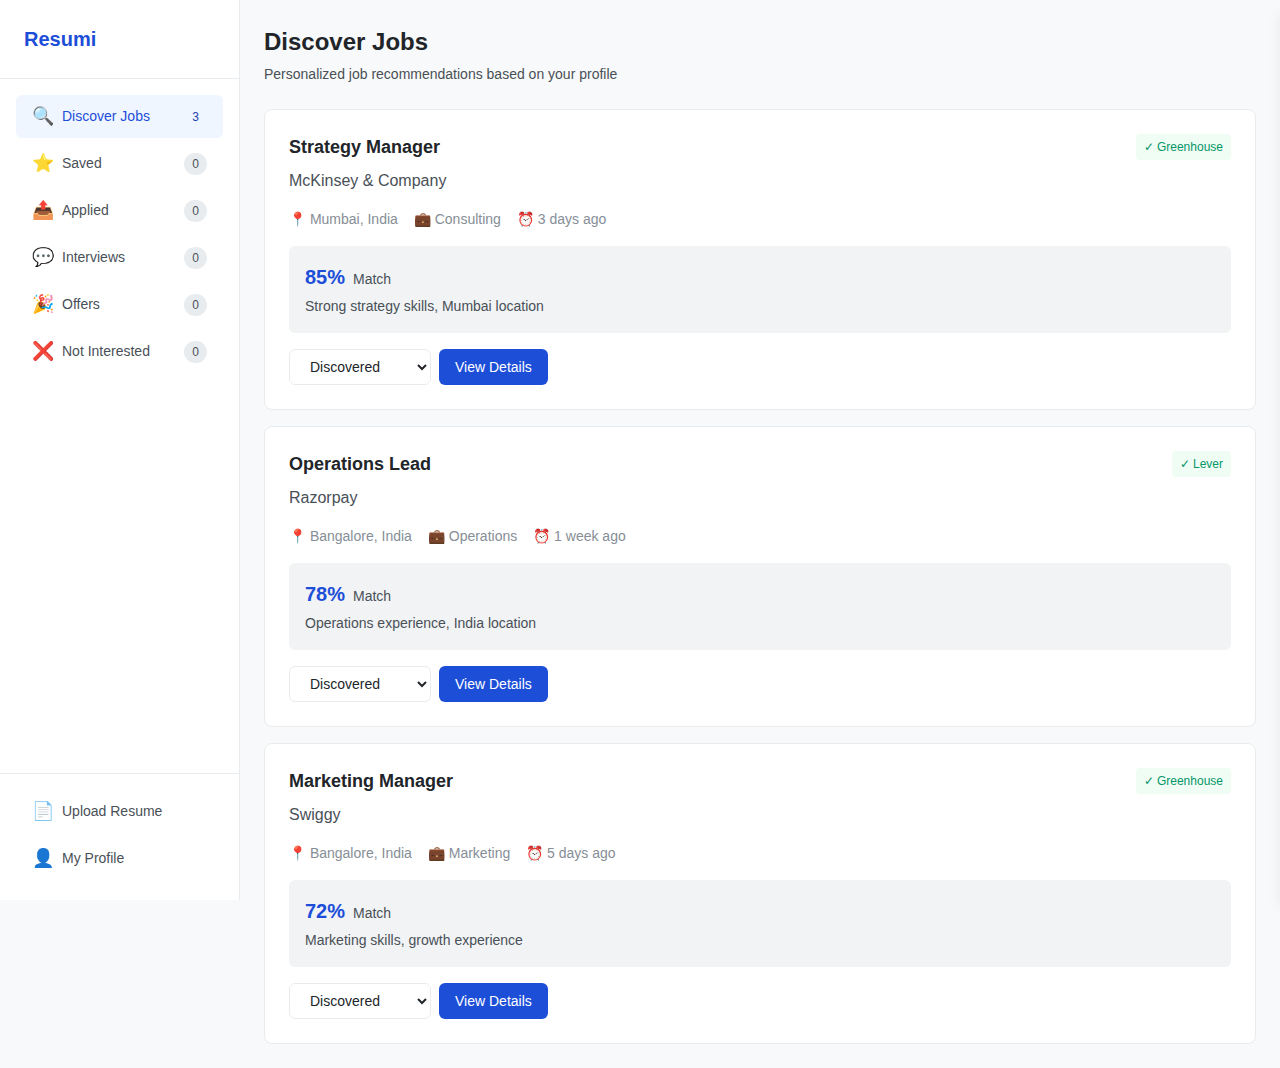
<file: frontend/dashboard/index.html>
<!DOCTYPE html>
<html lang="en">

<head>
    <meta charset="UTF-8">
    <meta name="viewport" content="width=device-width, initial-scale=1.0">
    <title>Resumi - Job Discovery Dashboard</title>
    <link rel="stylesheet" href="styles/dashboard.css">
</head>

<body>
    <div class="dashboard-container">
        <!-- Sidebar Navigation -->
        <nav class="sidebar">
            <div class="sidebar-logo">
                <h1>Resumi</h1>
            </div>

            <div class="sidebar-nav">
                <a href="#discover" class="nav-item active" data-view="discover">
                    <span class="icon">🔍</span>
                    <span class="label">Discover Jobs</span>
                    <span class="count" id="discover-count">0</span>
                </a>

                <a href="#saved" class="nav-item" data-view="saved">
                    <span class="icon">⭐</span>
                    <span class="label">Saved</span>
                    <span class="count" id="saved-count">0</span>
                </a>

                <a href="#applied" class="nav-item" data-view="applied">
                    <span class="icon">📤</span>
                    <span class="label">Applied</span>
                    <span class="count" id="applied-count">0</span>
                </a>

                <a href="#interviews" class="nav-item" data-view="interviewing">
                    <span class="icon">💬</span>
                    <span class="label">Interviews</span>
                    <span class="count" id="interviewing-count">0</span>
                </a>

                <a href="#offers" class="nav-item" data-view="offer">
                    <span class="icon">🎉</span>
                    <span class="label">Offers</span>
                    <span class="count" id="offer-count">0</span>
                </a>

                <a href="#rejected" class="nav-item" data-view="rejected">
                    <span class="icon">❌</span>
                    <span class="label">Not Interested</span>
                    <span class="count" id="rejected-count">0</span>
                </a>
            </div>

            <div class="sidebar-footer">
                <a href="/upload" class="nav-item">
                    <span class="icon">📄</span>
                    <span class="label">Upload Resume</span>
                </a>
                <a href="/upload" class="nav-item">
                    <span class="icon">👤</span>
                    <span class="label">My Profile</span>
                </a>
            </div>
        </nav>

        <!-- Main Content -->
        <main class="main-content">
            <div class="content-header">
                <h2 id="view-title">Discover Jobs</h2>
                <p id="view-subtitle">Personalized job recommendations based on your profile</p>
            </div>

            <div class="job-list" id="job-list">
                <!-- Job cards will be inserted here by JavaScript -->
            </div>
        </main>
    </div>

    <!-- Job Details Panel (Hidden by default) -->
    <div class="job-details-panel" id="job-details-panel">
        <div class="panel-header">
            <button class="close-btn" id="close-panel">✕</button>
            <h2 id="detail-title">Job Title</h2>
            <p class="job-company" id="detail-company">Company Name</p>
        </div>

        <div class="panel-content" id="panel-content">
            <!-- Details will be inserted by JavaScript -->
        </div>

        <div class="panel-footer">
            <button class="btn btn-secondary" id="save-job-btn">Save for Later</button>
            <button class="btn btn-primary" id="apply-job-btn">Apply Now</button>
        </div>
    </div>

    <script src="scripts/dashboard.js"></script>
    <script src="scripts/pipeline.js"></script>
</body>

</html>
</file>
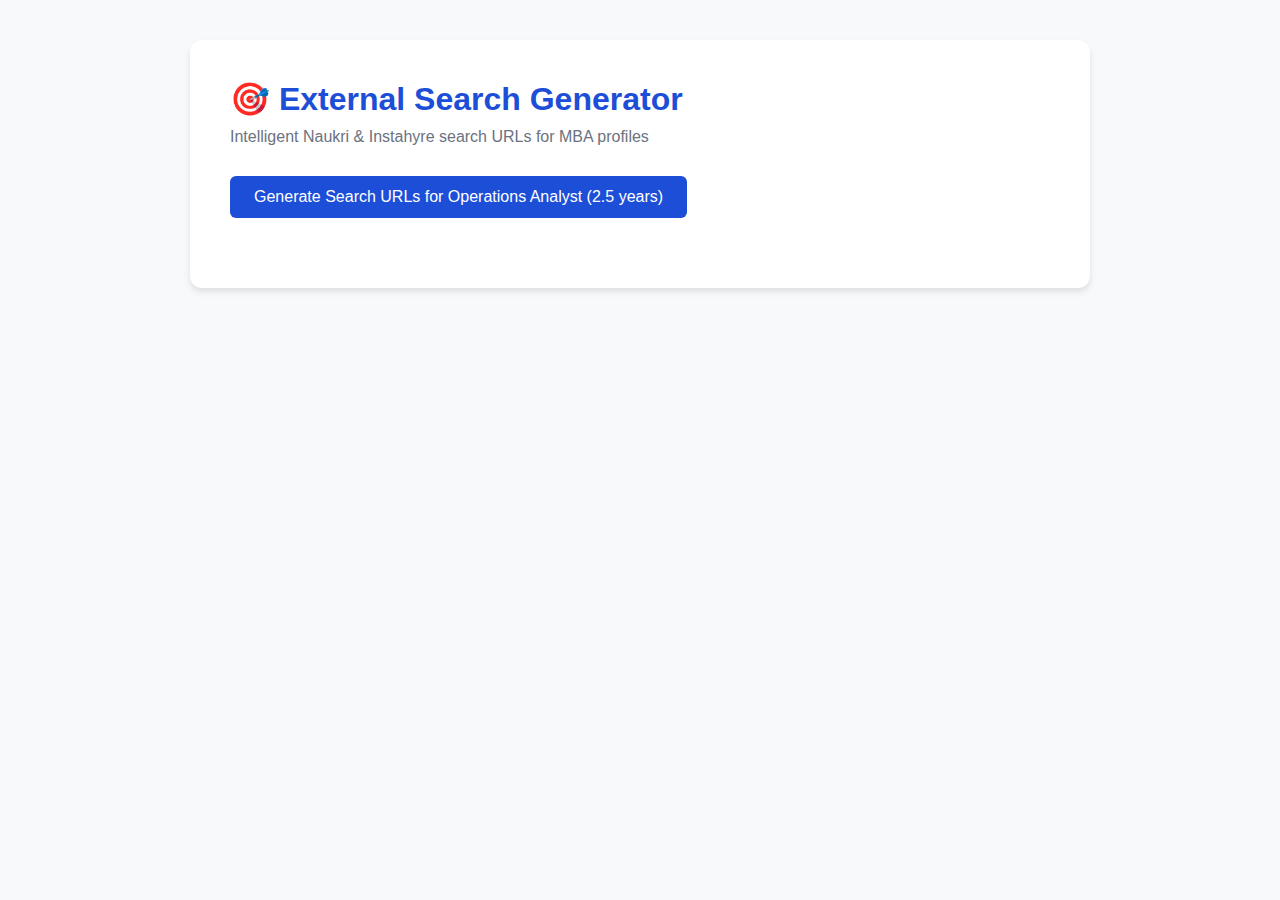
<file: frontend/external_search_demo.html>
<!DOCTYPE html>
<html lang="en">

<head>
    <meta charset="UTF-8">
    <meta name="viewport" content="width=device-width, initial-scale=1.0">
    <title>External Search Demo - Resumi</title>
    <style>
        * {
            margin: 0;
            padding: 0;
            box-sizing: border-box;
        }

        body {
            font-family: -apple-system, BlinkMacSystemFont, 'Segoe UI', Roboto, sans-serif;
            background: #f8f9fa;
            padding: 40px 20px;
        }

        .container {
            max-width: 900px;
            margin: 0 auto;
            background: white;
            padding: 40px;
            border-radius: 12px;
            box-shadow: 0 4px 6px rgba(0, 0, 0, 0.1);
        }

        h1 {
            color: #1d4ed8;
            margin-bottom: 10px;
        }

        .subtitle {
            color: #6b7280;
            margin-bottom: 30px;
        }

        .demo-btn {
            background: #1d4ed8;
            color: white;
            padding: 12px 24px;
            border: none;
            border-radius: 6px;
            font-size: 16px;
            cursor: pointer;
            margin-bottom: 30px;
        }

        .demo-btn:hover {
            background: #1e40af;
        }

        .results {
            display: none;
        }

        .results.show {
            display: block;
        }

        .platform-section {
            margin-bottom: 30px;
        }

        .platform-title {
            font-size: 20px;
            font-weight: 600;
            color: #111827;
            margin-bottom: 15px;
            padding-bottom: 10px;
            border-bottom: 2px solid #e5e7eb;
        }

        .search-card {
            background: #f9fafb;
            padding: 20px;
            border-radius: 8px;
            margin-bottom: 15px;
            border-left: 4px solid #1d4ed8;
        }

        .search-title {
            font-size: 16px;
            font-weight: 600;
            color: #111827;
            margin-bottom: 8px;
        }

        .search-meta {
            font-size: 14px;
            color: #6b7280;
            margin-bottom: 8px;
        }

        .search-reason {
            font-size: 14px;
            color: #374151;
            margin-bottom: 12px;
            font-style: italic;
        }

        .search-url {
            display: block;
            color: #1d4ed8;
            text-decoration: none;
            font-size: 13px;
            word-break: break-all;
            padding: 8px;
            background: white;
            border-radius: 4px;
        }

        .search-url:hover {
            text-decoration: underline;
        }

        .relevance {
            display: inline-block;
            background: #10b981;
            color: white;
            padding: 4px 12px;
            border-radius: 12px;
            font-size: 12px;
            font-weight: 600;
        }

        .loading {
            text-align: center;
            padding: 40px;
            color: #6b7280;
        }
    </style>
</head>

<body>
    <div class="container">
        <h1>🎯 External Search Generator</h1>
        <p class="subtitle">Intelligent Naukri & Instahyre search URLs for MBA profiles</p>

        <button class="demo-btn" onclick="generateSearches()">
            Generate Search URLs for Operations Analyst (2.5 years)
        </button>

        <div id="loading" class="loading" style="display: none;">
            Generating optimized search URLs...
        </div>

        <div id="results" class="results"></div>
    </div>

    <script>
        async function generateSearches() {
            const loading = document.getElementById('loading');
            const results = document.getElementById('results');

            loading.style.display = 'block';
            results.classList.remove('show');

            try {
                const response = await fetch('/api/external-searches', {
                    method: 'POST',
                    headers: {
                        'Content-Type': 'application/json'
                    },
                    body: JSON.stringify({
                        primary_roles: ["Operations Analyst"],
                        role_family: "Operations",
                        years_of_experience: 2.5,
                        top_skills: ["Excel", "PowerPoint", "Process Improvement"],
                        preferred_locations: ["Bangalore", "Mumbai"],
                        location_flexibility: "flexible",
                        experience_flexibility: true,
                        include_mba_tag: true
                    })
                });

                const data = await response.json();

                if (data.success) {
                    displayResults(data);
                } else {
                    results.innerHTML = '<p style="color: red;">Failed to generate searches</p>';
                }

            } catch (error) {
                results.innerHTML = '<p style="color: red;">Error: ' + error.message + '</p>';
            } finally {
                loading.style.display = 'none';
                results.classList.add('show');
            }
        }

        function displayResults(data) {
            const results = document.getElementById('results');

            let html = '';

            // Naukri searches
            if (data.naukri_searches && data.naukri_searches.length > 0) {
                html += '<div class="platform-section">';
                html += '<div class="platform-title">📱 Naukri Search URLs</div>';

                data.naukri_searches.forEach((search, index) => {
                    html += `
                        <div class="search-card">
                            <div class="search-title">
                                ${index + 1}. ${search.role_focus} in ${search.location_focus}
                                <span class="relevance">${search.relevance_score}/10</span>
                            </div>
                            <div class="search-meta">Experience: ${search.experience_band}</div>
                            <div class="search-reason">💡 ${search.why_this_search}</div>
                            <a href="${search.search_url}" target="_blank" class="search-url">
                                ${search.search_url}
                            </a>
                        </div>
                    `;
                });

                html += '</div>';
            }

            // Instahyre searches
            if (data.instahyre_searches && data.instahyre_searches.length > 0) {
                html += '<div class="platform-section">';
                html += '<div class="platform-title">💼 Instahyre Search URLs</div>';

                data.instahyre_searches.forEach((search, index) => {
                    html += `
                        <div class="search-card">
                            <div class="search-title">
                                ${index + 1}. ${search.role_focus} in ${search.location_focus}
                                <span class="relevance">${search.relevance_score}/10</span>
                            </div>
                            <div class="search-meta">Experience: ${search.experience_band}</div>
                            <div class="search-reason">💡 ${search.why_this_search}</div>
                            <a href="${search.search_url}" target="_blank" class="search-url">
                                ${search.search_url}
                            </a>
                        </div>
                    `;
                });

                html += '</div>';
            }

            html += `<p style="text-align: center; color: #6b7280; margin-top: 20px;">
                ✅ Generated ${data.total_recommendations} optimized search URLs
            </p>`;

            results.innerHTML = html;
        }
    </script>
</body>

</html>
</file>
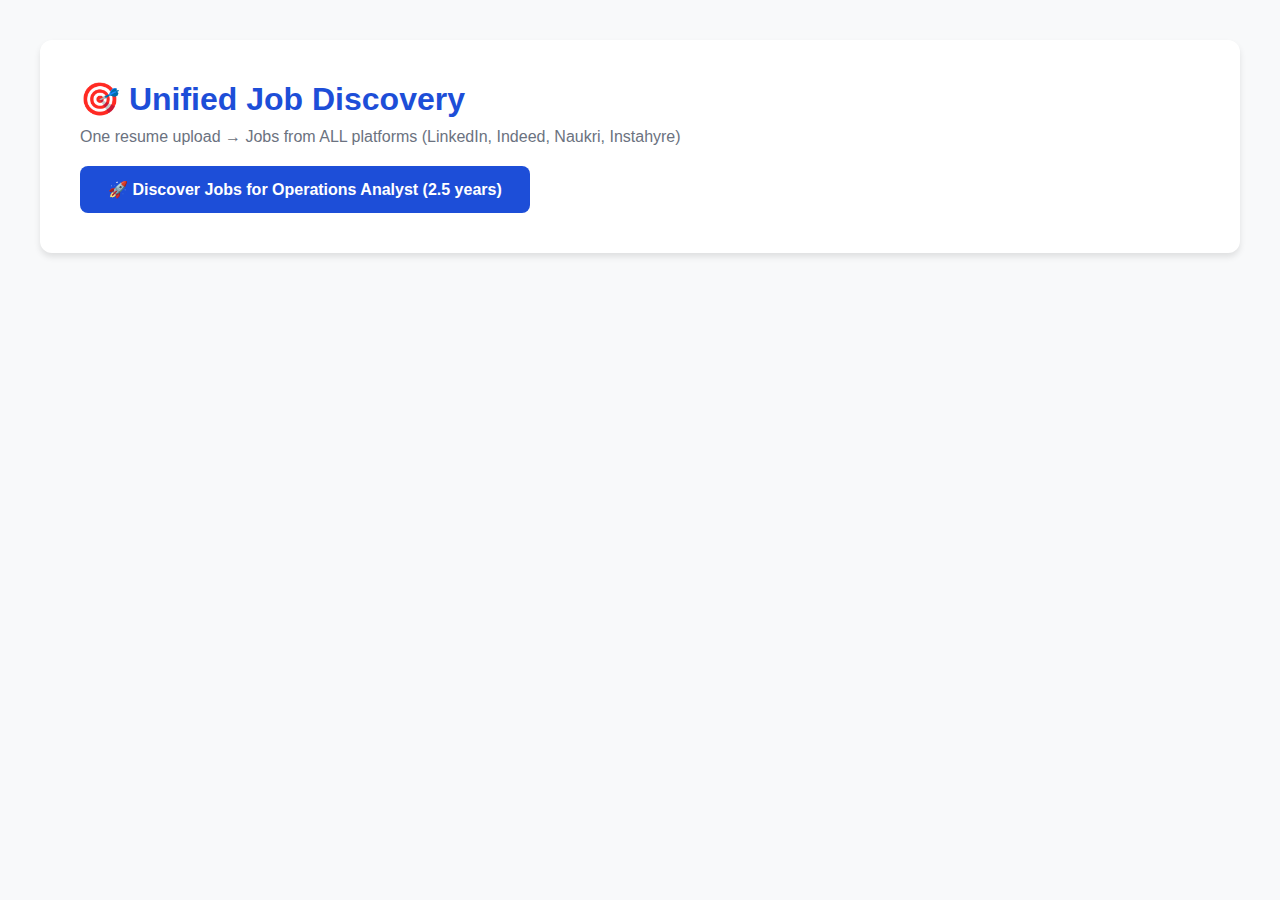
<file: frontend/unified_discovery_demo.html>
<!DOCTYPE html>
<html lang="en">

<head>
    <meta charset="UTF-8">
    <meta name="viewport" content="width=device-width, initial-scale=1.0">
    <title>Unified Job Discovery - Resumi</title>
    <style>
        * {
            margin: 0;
            padding: 0;
            box-sizing: border-box;
        }

        body {
            font-family: -apple-system, BlinkMacSystemFont, 'Segoe UI', Roboto, sans-serif;
            background: #f8f9fa;
            padding: 40px 20px;
        }

        .container {
            max-width: 1200px;
            margin: 0 auto;
        }

        .header {
            background: white;
            padding: 40px;
            border-radius: 12px;
            box-shadow: 0 4px 6px rgba(0, 0, 0, 0.1);
            margin-bottom: 30px;
        }

        h1 {
            color: #1d4ed8;
            margin-bottom: 10px;
        }

        .subtitle {
            color: #6b7280;
            margin-bottom: 20px;
        }

        .demo-btn {
            background: #1d4ed8;
            color: white;
            padding: 14px 28px;
            border: none;
            border-radius: 8px;
            font-size: 16px;
            font-weight: 600;
            cursor: pointer;
        }

        .demo-btn:hover {
            background: #1e40af;
        }

        .results-container {
            display: none;
        }

        .results-container.show {
            display: grid;
            grid-template-columns: 1fr 1fr;
            gap: 30px;
        }

        .section {
            background: white;
            padding: 30px;
            border-radius: 12px;
            box-shadow: 0 4px 6px rgba(0, 0, 0, 0.1);
        }

        .section-title {
            font-size: 22px;
            font-weight: 600;
            color: #111827;
            margin-bottom: 20px;
            padding-bottom: 15px;
            border-bottom: 3px solid #1d4ed8;
        }

        .job-card {
            background: #f9fafb;
            padding: 20px;
            border-radius: 8px;
            margin-bottom: 15px;
            border-left: 4px solid #10b981;
        }

        .job-card.search-url {
            border-left-color: #f59e0b;
        }

        .job-title {
            font-size: 18px;
            font-weight: 600;
            color: #111827;
            margin-bottom: 8px;
        }

        .job-company {
            font-size: 14px;
            color: #6b7280;
            margin-bottom: 8px;
        }

        .job-meta {
            font-size: 13px;
            color: #9ca3af;
            margin-bottom: 12px;
        }

        .job-description {
            font-size: 14px;
            color: #374151;
            margin-bottom: 12px;
            line-height: 1.5;
        }

        .job-action {
            display: inline-block;
            background: #1d4ed8;
            color: white;
            padding: 8px 16px;
            border-radius: 6px;
            text-decoration: none;
            font-size: 14px;
            font-weight: 500;
        }

        .job-action:hover {
            background: #1e40af;
        }

        .match-badge {
            display: inline-block;
            background: #10b981;
            color: white;
            padding: 4px 12px;
            border-radius: 12px;
            font-size: 12px;
            font-weight: 600;
            margin-left: 10px;
        }

        .platform-badge {
            display: inline-block;
            background: #6366f1;
            color: white;
            padding: 4px 10px;
            border-radius: 4px;
            font-size: 11px;
            font-weight: 600;
            text-transform: uppercase;
        }

        .loading {
            text-align: center;
            padding: 60px;
            color: #6b7280;
            font-size: 18px;
        }

        .summary {
            background: #eff6ff;
            padding: 20px;
            border-radius: 8px;
            margin-bottom: 30px;
            border-left: 4px solid #1d4ed8;
        }

        .summary-stat {
            display: inline-block;
            margin-right: 30px;
            font-size: 16px;
            color: #374151;
        }

        .summary-stat strong {
            color: #1d4ed8;
            font-size: 24px;
        }
    </style>
</head>

<body>
    <div class="container">
        <div class="header">
            <h1>🎯 Unified Job Discovery</h1>
            <p class="subtitle">One resume upload → Jobs from ALL platforms (LinkedIn, Indeed, Naukri, Instahyre)</p>

            <button class="demo-btn" onclick="discoverJobs()">
                🚀 Discover Jobs for Operations Analyst (2.5 years)
            </button>
        </div>

        <div id="loading" class="loading" style="display: none;">
            🔍 Searching across LinkedIn, Indeed, Naukri, Instahyre...
        </div>

        <div id="summary" style="display: none;"></div>

        <div id="results" class="results-container"></div>
    </div>

    <script>
        async function discoverJobs() {
            const loading = document.getElementById('loading');
            const results = document.getElementById('results');
            const summary = document.getElementById('summary');

            loading.style.display = 'block';
            results.classList.remove('show');
            summary.style.display = 'none';

            try {
                const response = await fetch('/api/discover-jobs', {
                    method: 'POST',
                    headers: {
                        'Content-Type': 'application/json'
                    },
                    body: JSON.stringify({
                        primary_roles: ["Operations Analyst"],
                        role_family: "Operations",
                        years_of_experience: 2.5,
                        top_skills: ["Excel", "PowerPoint", "Process Improvement"],
                        preferred_locations: ["Bangalore", "Mumbai"],
                        location_flexibility: "flexible"
                    })
                });

                const data = await response.json();

                if (data.success) {
                    displayResults(data);
                } else {
                    results.innerHTML = '<p style="color: red;">Failed to discover jobs</p>';
                }

            } catch (error) {
                results.innerHTML = '<p style="color: red;">Error: ' + error.message + '</p>';
            } finally {
                loading.style.display = 'none';
            }
        }

        function displayResults(data) {
            const results = document.getElementById('results');
            const summary = document.getElementById('summary');

            // Show summary
            summary.innerHTML = `
                <div class="summary-stat">
                    <strong>${data.total_results}</strong> Total Results
                </div>
                <div class="summary-stat">
                    <strong>${data.total_api_jobs}</strong> Direct Jobs
                </div>
                <div class="summary-stat">
                    <strong>${data.total_search_urls}</strong> Smart Searches
                </div>
            `;
            summary.style.display = 'block';

            let html = '';

            // API Jobs Section
            html += '<div class="section">';
            html += '<div class="section-title">📱 Direct Job Listings (API)</div>';

            if (data.api_jobs && data.api_jobs.length > 0) {
                data.api_jobs.forEach(job => {
                    html += `
                        <div class="job-card">
                            <div class="job-title">
                                ${job.title}
                                <span class="match-badge">${job.match_score}% Match</span>
                            </div>
                            <div class="job-company">
                                ${job.company} • ${job.location}
                                <span class="platform-badge">${job.source_platform}</span>
                            </div>
                            <div class="job-meta">
                                ${job.experience_required || ''} ${job.salary_range ? '• ' + job.salary_range : ''}
                                ${job.posted_date ? '• ' + job.posted_date : ''}
                            </div>
                            <div class="job-description">${job.description || ''}</div>
                            <div style="margin-top: 10px; font-size: 13px; color: #6b7280; font-style: italic;">
                                💡 ${job.match_reason}
                            </div>
                            <div style="margin-top: 12px;">
                                <a href="${job.action_url}" target="_blank" class="job-action">
                                    ${job.action_label}
                                </a>
                            </div>
                        </div>
                    `;
                });
            } else {
                html += '<p style="color: #6b7280;">No direct jobs available. Try the smart search URLs →</p>';
            }

            html += '</div>';

            // Search URLs Section
            html += '<div class="section">';
            html += '<div class="section-title">🔍 Smart Search URLs</div>';

            if (data.search_recommendations && data.search_recommendations.length > 0) {
                data.search_recommendations.forEach(search => {
                    html += `
                        <div class="job-card search-url">
                            <div class="job-title">
                                ${search.title}
                                <span class="match-badge">${search.match_score}% Match</span>
                            </div>
                            <div class="job-company">
                                ${search.location}
                                <span class="platform-badge">${search.source_platform}</span>
                            </div>
                            <div class="job-meta">
                                ${search.experience_required || ''}
                            </div>
                            <div style="margin-top: 10px; font-size: 13px; color: #6b7280; font-style: italic;">
                                💡 ${search.match_reason}
                            </div>
                            <div style="margin-top: 12px;">
                                <a href="${search.action_url}" target="_blank" class="job-action">
                                    ${search.action_label} →
                                </a>
                            </div>
                        </div>
                    `;
                });
            }

            html += '</div>';

            results.innerHTML = html;
            results.classList.add('show');
        }
    </script>
</body>

</html>
</file>
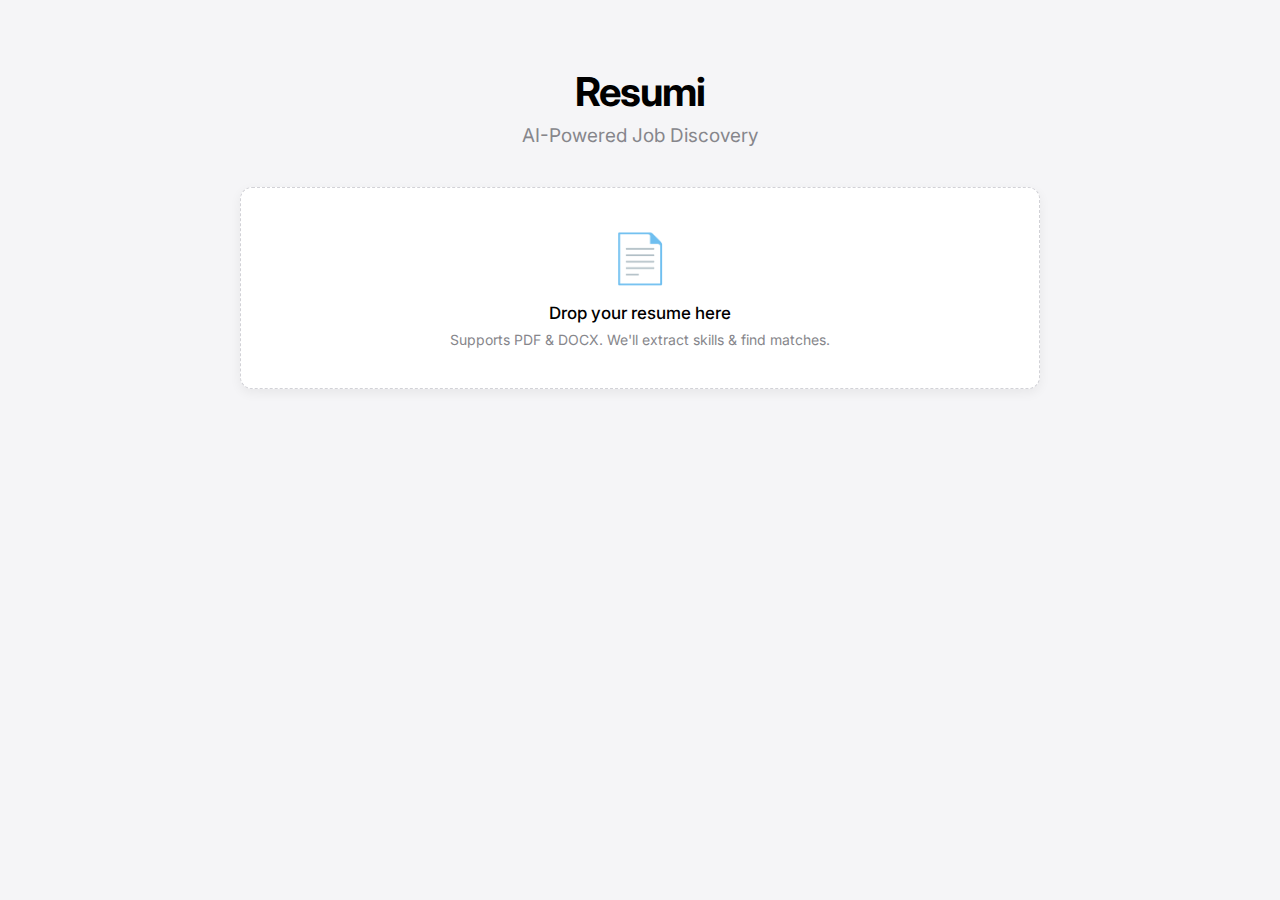
<file: frontend/dashboard/dynamic.html>
<!DOCTYPE html>
<html lang="en">

<head>
    <meta charset="UTF-8">
    <meta name="viewport" content="width=device-width, initial-scale=1.0">
    <title>Resumi - Intelligent Job Discovery</title>
    <link rel="preconnect" href="https://fonts.googleapis.com">
    <link href="https://fonts.googleapis.com/css2?family=Inter:wght@400;500;600;700&display=swap" rel="stylesheet">
    <style>
        :root {
            --bg: #f5f5f7;
            --surface: #ffffff;
            --primary: #000000;
            --secondary: #86868b;
            --accent: #0071e3;
            --border: #d2d2d7;
            --radius: 12px;
            --shadow: 0 4px 12px rgba(0, 0, 0, 0.06);
        }

        body {
            font-family: 'Inter', -apple-system, sans-serif;
            background-color: var(--bg);
            color: var(--primary);
            margin: 0;
            padding: 40px 20px;
            display: flex;
            justify-content: center;
        }

        .container {
            width: 100%;
            max-width: 800px;
        }

        header {
            text-align: center;
            margin-bottom: 40px;
        }

        h1 {
            font-size: 40px;
            font-weight: 700;
            letter-spacing: -1px;
            margin-bottom: 8px;
        }

        .subtitle {
            color: var(--secondary);
            font-size: 19px;
            font-weight: 400;
        }

        /* Upload Section */
        .upload-card {
            background: var(--surface);
            border-radius: var(--radius);
            padding: 40px;
            text-align: center;
            box-shadow: var(--shadow);
            border: 1px dashed var(--border);
            transition: all 0.2s;
            cursor: pointer;
            margin-bottom: 30px;
        }

        .upload-card:hover {
            border-color: var(--accent);
            transform: scale(1.01);
        }

        .upload-icon {
            font-size: 48px;
            margin-bottom: 16px;
            color: var(--accent);
        }

        .upload-text {
            font-size: 17px;
            font-weight: 500;
            margin-bottom: 8px;
        }

        .upload-hint {
            font-size: 14px;
            color: var(--secondary);
        }

        #fileInput {
            display: none;
        }

        /* Results Section */
        #results-container {
            display: none;
            /* Hidden by default */
        }

        .profile-summary {
            background: var(--surface);
            padding: 24px;
            border-radius: var(--radius);
            margin-bottom: 30px;
            display: flex;
            gap: 20px;
            align-items: center;
            box-shadow: var(--shadow);
        }

        .profile-badge {
            background: #e3f2fd;
            color: var(--accent);
            padding: 8px 16px;
            border-radius: 20px;
            font-weight: 600;
            font-size: 14px;
        }

        /* Job Cards */
        .job-list {
            display: grid;
            gap: 16px;
        }

        .job-card {
            background: var(--surface);
            border-radius: var(--radius);
            padding: 24px;
            box-shadow: var(--shadow);
            display: flex;
            justify-content: space-between;
            align-items: center;
            transition: transform 0.2s;
            text-decoration: none;
            color: inherit;
        }

        .job-card:hover {
            transform: translateY(-2px);
        }

        .job-info h3 {
            font-size: 18px;
            font-weight: 600;
            margin-bottom: 4px;
        }

        .job-info p {
            color: var(--secondary);
            font-size: 15px;
        }

        .meta-row {
            display: flex;
            gap: 12px;
            margin-top: 8px;
            font-size: 13px;
            color: var(--secondary);
        }

        .match-indicator {
            text-align: right;
            min-width: 80px;
        }

        .score-circle {
            background: var(--accent);
            color: white;
            width: 44px;
            height: 44px;
            border-radius: 50%;
            display: flex;
            align-items: center;
            justify-content: center;
            font-weight: 700;
            font-size: 15px;
            margin-left: auto;
            margin-bottom: 4px;
        }

        .match-label {
            font-size: 12px;
            color: var(--secondary);
        }

        /* Loader */
        .loader {
            display: none;
            margin: 40px auto;
            border: 3px solid #f3f3f3;
            border-top: 3px solid var(--accent);
            border-radius: 50%;
            width: 30px;
            height: 30px;
            animation: spin 1s linear infinite;
        }

        @keyframes spin {
            0% {
                transform: rotate(0deg);
            }

            100% {
                transform: rotate(360deg);
            }
        }

        /* Responsive */
        @media (max-width: 600px) {
            .job-card {
                flex-direction: column;
                align-items: flex-start;
                gap: 16px;
            }

            .match-indicator {
                text-align: left;
                margin-left: 0;
                display: flex;
                align-items: center;
                gap: 10px;
            }

            .score-circle {
                margin-left: 0;
            }
        }
    </style>
</head>

<body>

    <div class="container">
        <header>
            <h1>Resumi</h1>
            <div class="subtitle">AI-Powered Job Discovery</div>
        </header>

        <div class="upload-card" onclick="document.getElementById('fileInput').click()">
            <div class="upload-icon">📄</div>
            <div class="upload-text">Drop your resume here</div>
            <div class="upload-hint">Supports PDF & DOCX. We'll extract skills & find matches.</div>
            <input type="file" id="fileInput" accept=".pdf,.docx">
        </div>

        <div class="loader" id="loader"></div>

        <div id="results-container">
            <div class="profile-summary">
                <div>
                    <h3 style="margin-bottom:4px;">Profile Analysis</h3>
                    <div id="parsed-data" style="color: var(--secondary); font-size: 14px;"></div>
                </div>
            </div>

            <h2 style="margin-bottom: 20px; font-size: 24px;">Recommended Jobs</h2>
            <div class="job-list" id="job-list">
                <!-- Jobs go here -->
            </div>
        </div>
    </div>

    <script>
        const fileInput = document.getElementById('fileInput');
        const loader = document.getElementById('loader');
        const resultsDiv = document.getElementById('results-container');
        const jobList = document.getElementById('job-list');
        const parsedData = document.getElementById('parsed-data');

        fileInput.addEventListener('change', async (e) => {
            const file = e.target.files[0];
            if (!file) return;

            // Reset UI
            resultsDiv.style.display = 'none';
            jobList.innerHTML = '';
            loader.style.display = 'block';

            const formData = new FormData();
            formData.append('resume', file);

            try {
                // 1. Upload & Parse
                const uploadRes = await fetch('http://localhost:8000/api/upload-resume', {
                    method: 'POST',
                    body: formData
                });
                const data = await uploadRes.json();

                // Check for errors
                if (!uploadRes.ok || !data.success) {
                    throw new Error(data.detail || 'Upload failed');
                }

                const profile = data.profile; // Access nested profile

                // Display Parsed Info
                parsedData.innerHTML = `
                Verified <strong>${profile.primary_role}</strong> (${profile.experience_years}y exp) <br>
                Identified ${profile.skills.length} skills including ${profile.skills.slice(0, 5).join(', ')}...
            `;

                // 2. Discover Jobs
                const discoverRes = await fetch('http://localhost:8000/api/discover-jobs', {
                    method: 'POST',
                    headers: { 'Content-Type': 'application/json' },
                    body: JSON.stringify({
                        primary_roles: [profile.primary_role],
                        role_family: profile.primary_role,
                        years_of_experience: profile.experience_years,
                        top_skills: profile.skills,
                        preferred_locations: ["Remote", "Bangalore"], // Defaulting for demo
                        location_flexibility: "flexible"
                    })
                });

                const jobs = await discoverRes.json();

                // Render Jobs
                loader.style.display = 'none';
                resultsDiv.style.display = 'block';

                // Merge API jobs and Search URLs
                const allJobs = [...(jobs.api_jobs || []), ...(jobs.search_recommendations || [])];

                if (allJobs.length === 0) {
                    jobList.innerHTML = '<div style="text-align:center; color:gray;">No jobs found. Try different keywords.</div>';
                    return;
                }

                allJobs.forEach(job => {
                    const isSearch = job.source === "search_url";
                    const badgeColor = isSearch ? "#FF9500" : "#34C759";

                    const card = document.createElement('a');
                    card.className = 'job-card';
                    card.href = job.action_url;
                    card.target = "_blank";

                    card.innerHTML = `
                    <div class="job-info">
                        <h3>${job.title}</h3>
                        <p>${job.company} &bull; ${job.location}</p>
                        <div class="meta-row">
                            <span style="color:${badgeColor}; font-weight:600;">${job.source_platform}</span>
                            <span>${job.posted_date || 'Recently'}</span>
                        </div>
                    </div>
                    <div class="match-indicator">
                        <div class="score-circle">${job.match_score}%</div>
                        <div class="match-label">Match</div>
                    </div>
                `;
                    jobList.appendChild(card);
                });

            } catch (err) {
                console.error(err);
                loader.style.display = 'none';
                alert("Error processing resume. Please try again.");
            }
        });
    </script>

</body>

</html>
</file>
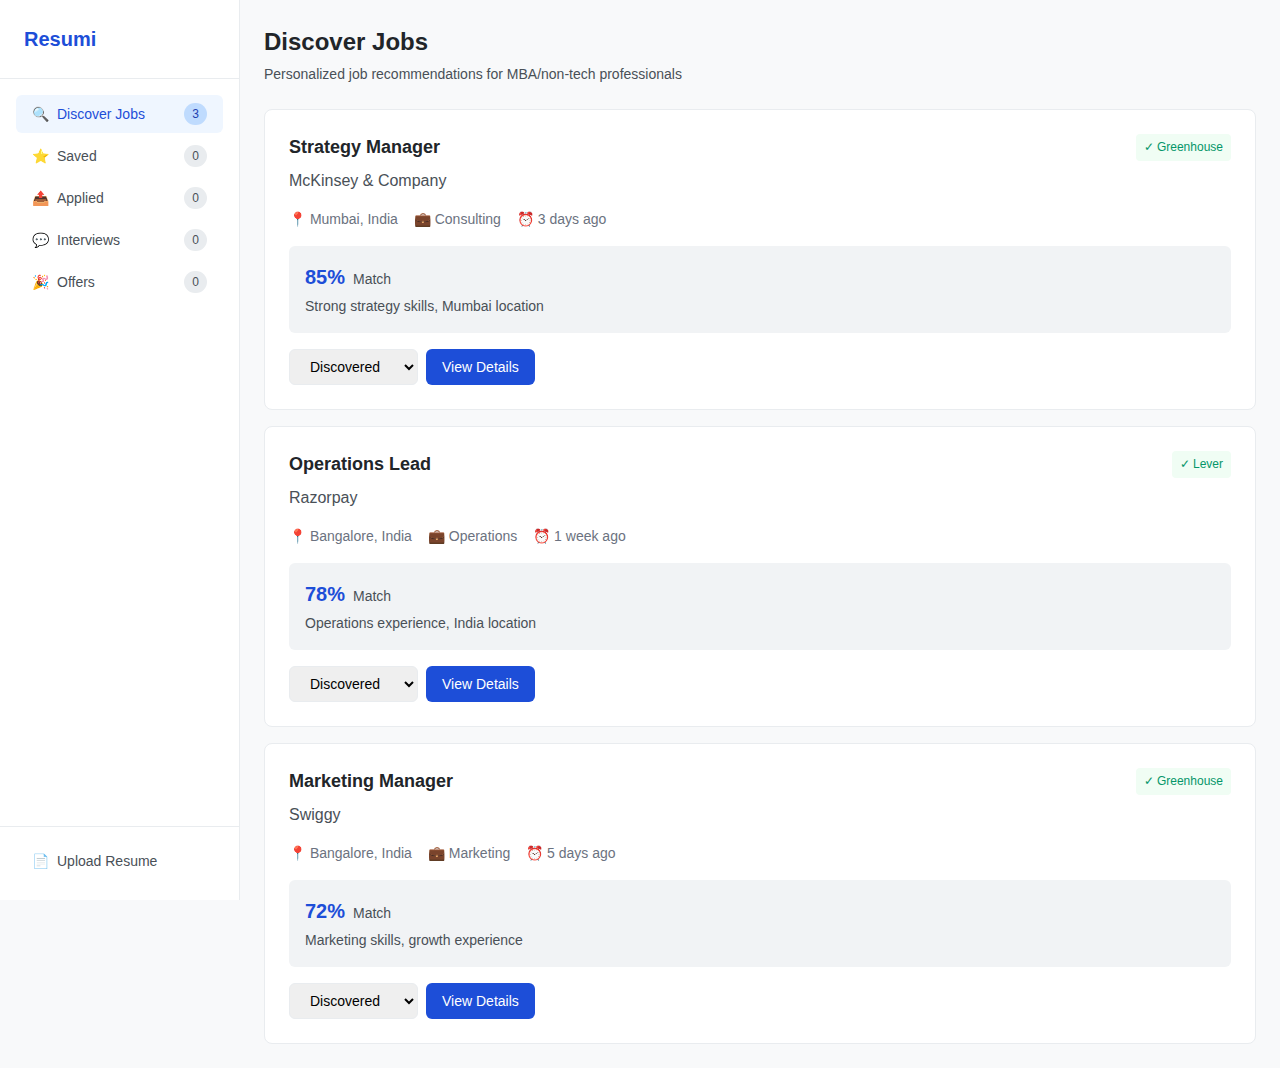
<file: frontend/dashboard/standalone.html>
<!DOCTYPE html>
<html lang="en">

<head>
    <meta charset="UTF-8">
    <meta name="viewport" content="width=device-width, initial-scale=1.0">
    <title>Resumi V2 - Professional Job Discovery</title>
    <style>
        :root {
            --gray-50: #f8f9fa;
            --gray-100: #f1f3f5;
            --gray-200: #e9ecef;
            --gray-700: #495057;
            --gray-900: #212529;
            --blue-50: #eff6ff;
            --blue-600: #1d4ed8;
            --blue-700: #1e40af;
            --green-50: #f0fdf4;
            --green-600: #059669;
            --border-color: var(--gray-200);
            --sidebar-width: 240px;
        }

        * {
            margin: 0;
            padding: 0;
            box-sizing: border-box;
        }

        body {
            font-family: -apple-system, BlinkMacSystemFont, 'Segoe UI', Roboto, sans-serif;
            font-size: 16px;
            color: var(--gray-900);
            background: var(--gray-50);
            line-height: 1.5;
        }

        .dashboard-container {
            display: flex;
            min-height: 100vh;
        }

        .sidebar {
            width: var(--sidebar-width);
            background: white;
            border-right: 1px solid var(--border-color);
            position: fixed;
            height: 100vh;
            display: flex;
            flex-direction: column;
        }

        .sidebar-logo {
            padding: 24px;
            border-bottom: 1px solid var(--border-color);
        }

        .sidebar-logo h1 {
            font-size: 20px;
            font-weight: 600;
            color: var(--blue-600);
        }

        .sidebar-nav {
            flex: 1;
            padding: 16px;
            overflow-y: auto;
        }

        .nav-item {
            display: flex;
            align-items: center;
            gap: 8px;
            padding: 8px 16px;
            margin-bottom: 4px;
            border-radius: 6px;
            text-decoration: none;
            color: var(--gray-700);
            font-size: 14px;
            cursor: pointer;
        }

        .nav-item:hover {
            background: var(--gray-100);
            color: var(--gray-900);
        }

        .nav-item.active {
            background: var(--blue-50);
            color: var(--blue-600);
            font-weight: 500;
        }

        .nav-item .label {
            flex: 1;
        }

        .nav-item .count {
            background: var(--gray-200);
            padding: 2px 8px;
            border-radius: 12px;
            font-size: 12px;
        }

        .nav-item.active .count {
            background: #bfdbfe;
            color: var(--blue-700);
        }

        .sidebar-footer {
            padding: 16px;
            border-top: 1px solid var(--border-color);
        }

        .main-content {
            flex: 1;
            margin-left: var(--sidebar-width);
            padding: 24px;
        }

        .content-header {
            margin-bottom: 24px;
        }

        .content-header h2 {
            font-size: 24px;
            font-weight: 600;
            margin-bottom: 4px;
        }

        .content-header p {
            color: var(--gray-700);
            font-size: 14px;
        }

        .job-list {
            display: flex;
            flex-direction: column;
            gap: 16px;
        }

        .job-card {
            background: white;
            border: 1px solid var(--border-color);
            border-radius: 8px;
            padding: 24px;
        }

        .job-header {
            display: flex;
            justify-content: space-between;
            margin-bottom: 8px;
        }

        .job-title {
            font-size: 18px;
            font-weight: 600;
        }

        .job-source {
            font-size: 12px;
            padding: 4px 8px;
            border-radius: 4px;
            background: var(--green-50);
            color: var(--green-600);
        }

        .job-company {
            color: var(--gray-700);
            margin-bottom: 16px;
        }

        .job-meta {
            display: flex;
            gap: 16px;
            margin-bottom: 16px;
            flex-wrap: wrap;
            font-size: 14px;
            color: #6b7280;
        }

        .job-match {
            background: var(--gray-100);
            padding: 16px;
            border-radius: 6px;
            margin-bottom: 16px;
        }

        .match-score {
            display: flex;
            align-items: baseline;
            gap: 8px;
            margin-bottom: 4px;
        }

        .score-value {
            font-size: 20px;
            font-weight: 600;
            color: var(--blue-600);
        }

        .score-label {
            font-size: 14px;
            color: var(--gray-700);
        }

        .match-reason {
            font-size: 14px;
            color: var(--gray-700);
        }

        .job-actions {
            display: flex;
            gap: 8px;
        }

        .btn {
            padding: 8px 16px;
            border-radius: 6px;
            font-size: 14px;
            font-weight: 500;
            cursor: pointer;
            border: none;
        }

        .btn-primary {
            background: var(--blue-600);
            color: white;
        }

        .btn-primary:hover {
            background: var(--blue-700);
        }

        .btn-secondary {
            background: white;
            color: var(--gray-900);
            border: 1px solid var(--border-color);
        }

        .stage-selector {
            padding: 8px 16px;
            border: 1px solid var(--border-color);
            border-radius: 6px;
            font-size: 14px;
            cursor: pointer;
        }
    </style>
</head>

<body>
    <div class="dashboard-container">
        <nav class="sidebar">
            <div class="sidebar-logo">
                <h1>Resumi</h1>
            </div>

            <div class="sidebar-nav">
                <a href="#" class="nav-item active" data-view="discover">
                    <span>🔍</span>
                    <span class="label">Discover Jobs</span>
                    <span class="count" id="discover-count">3</span>
                </a>
                <a href="#" class="nav-item" data-view="saved">
                    <span>⭐</span>
                    <span class="label">Saved</span>
                    <span class="count" id="saved-count">0</span>
                </a>
                <a href="#" class="nav-item" data-view="applied">
                    <span>📤</span>
                    <span class="label">Applied</span>
                    <span class="count" id="applied-count">0</span>
                </a>
                <a href="#" class="nav-item" data-view="interviewing">
                    <span>💬</span>
                    <span class="label">Interviews</span>
                    <span class="count" id="interviewing-count">0</span>
                </a>
                <a href="#" class="nav-item" data-view="offer">
                    <span>🎉</span>
                    <span class="label">Offers</span>
                    <span class="count" id="offer-count">0</span>
                </a>
            </div>

            <div class="sidebar-footer">
                <a href="/upload" class="nav-item">
                    <span>📄</span>
                    <span class="label">Upload Resume</span>
                </a>
            </div>
        </nav>

        <main class="main-content">
            <div class="content-header">
                <h2 id="view-title">Discover Jobs</h2>
                <p id="view-subtitle">Personalized job recommendations for MBA/non-tech professionals</p>
            </div>

            <div class="job-list" id="job-list"></div>
        </main>
    </div>

    <script>
        const sampleJobs = [
            {
                id: 'job-1',
                title: 'Strategy Manager',
                company: 'McKinsey & Company',
                location: 'Mumbai, India',
                type: 'Consulting',
                source: 'Greenhouse',
                postedDate: '3 days ago',
                matchScore: 85,
                matchReason: 'Strong strategy skills, Mumbai location',
                stage: 'discovered'
            },
            {
                id: 'job-2',
                title: 'Operations Lead',
                company: 'Razorpay',
                location: 'Bangalore, India',
                type: 'Operations',
                source: 'Lever',
                postedDate: '1 week ago',
                matchScore: 78,
                matchReason: 'Operations experience, India location',
                stage: 'discovered'
            },
            {
                id: 'job-3',
                title: 'Marketing Manager',
                company: 'Swiggy',
                location: 'Bangalore, India',
                type: 'Marketing',
                source: 'Greenhouse',
                postedDate: '5 days ago',
                matchScore: 72,
                matchReason: 'Marketing skills, growth experience',
                stage: 'discovered'
            }
        ];

        let currentView = 'discover';
        let currentJobs = JSON.parse(localStorage.getItem('resumi_jobs') || JSON.stringify(sampleJobs));

        function renderJobs() {
            const jobList = document.getElementById('job-list');
            const filteredJobs = currentJobs.filter(job => {
                if (currentView === 'discover') return job.stage === 'discovered';
                return job.stage === currentView;
            });

            if (filteredJobs.length === 0) {
                jobList.innerHTML = '<div style="text-align: center; padding: 48px; color: #6b7280;"><p>No jobs in this stage yet.</p></div>';
                return;
            }

            jobList.innerHTML = filteredJobs.map(job => `
                <div class="job-card">
                    <div class="job-header">
                        <h3 class="job-title">${job.title}</h3>
                        <span class="job-source">✓ ${job.source}</span>
                    </div>
                    <div class="job-company">${job.company}</div>
                    <div class="job-meta">
                        <span>📍 ${job.location}</span>
                        <span>💼 ${job.type}</span>
                        <span>⏰ ${job.postedDate}</span>
                    </div>
                    <div class="job-match">
                        <div class="match-score">
                            <span class="score-value">${job.matchScore}%</span>
                            <span class="score-label">Match</span>
                        </div>
                        <div class="match-reason">${job.matchReason}</div>
                    </div>
                    <div class="job-actions">
                        <select class="stage-selector" data-job-id="${job.id}">
                            <option value="discovered" ${job.stage === 'discovered' ? 'selected' : ''}>Discovered</option>
                            <option value="saved" ${job.stage === 'saved' ? 'selected' : ''}>Save</option>
                            <option value="applied" ${job.stage === 'applied' ? 'selected' : ''}>Applied</option>
                            <option value="interviewing" ${job.stage === 'interviewing' ? 'selected' : ''}>Interviewing</option>
                            <option value="offer" ${job.stage === 'offer' ? 'selected' : ''}>Offer</option>
                        </select>
                        <button class="btn btn-primary">View Details</button>
                    </div>
                </div>
            `).join('');

            document.querySelectorAll('.stage-selector').forEach(select => {
                select.addEventListener('change', (e) => {
                    const jobId = e.target.dataset.jobId;
                    const newStage = e.target.value;
                    const job = currentJobs.find(j => j.id === jobId);
                    if (job) {
                        job.stage = newStage;
                        localStorage.setItem('resumi_jobs', JSON.stringify(currentJobs));
                        updateCounts();
                        renderJobs();
                    }
                });
            });
        }

        function updateCounts() {
            const counts = { discovered: 0, saved: 0, applied: 0, interviewing: 0, offer: 0 };
            currentJobs.forEach(job => {
                if (counts.hasOwnProperty(job.stage)) counts[job.stage]++;
            });
            document.getElementById('discover-count').textContent = counts.discovered;
            document.getElementById('saved-count').textContent = counts.saved;
            document.getElementById('applied-count').textContent = counts.applied;
            document.getElementById('interviewing-count').textContent = counts.interviewing;
            document.getElementById('offer-count').textContent = counts.offer;
        }

        document.querySelectorAll('.nav-item[data-view]').forEach(item => {
            item.addEventListener('click', (e) => {
                e.preventDefault();
                currentView = e.currentTarget.dataset.view;
                document.querySelectorAll('.nav-item[data-view]').forEach(i => i.classList.remove('active'));
                e.currentTarget.classList.add('active');
                const titles = {
                    discover: 'Discover Jobs',
                    saved: 'Saved Jobs',
                    applied: 'Applied Jobs',
                    interviewing: 'Interviews',
                    offer: 'Offers'
                };
                document.getElementById('view-title').textContent = titles[currentView];
                renderJobs();
            });
        });

        renderJobs();
        updateCounts();
    </script>
</body>

</html>
</file>
<file: frontend/dashboard/styles/dashboard.css>
:root {
    /* Neutrals */
    --gray-50: #f8f9fa;
    --gray-100: #f1f3f5;
    --gray-200: #e9ecef;
    --gray-300: #dee2e6;
    --gray-400: #ced4da;
    --gray-500: #adb5bd;
    --gray-600: #868e96;
    --gray-700: #495057;
    --gray-800: #343a40;
    --gray-900: #212529;

    /* Primary (Blue) */
    --blue-50: #eff6ff;
    --blue-500: #2563eb;
    --blue-600: #1d4ed8;
    --blue-700: #1e40af;

    /* Success (Green) */
    --green-50: #f0fdf4;
    --green-500: #10b981;
    --green-600: #059669;

    /* Warning (Amber) */
    --amber-50: #fffbeb;
    --amber-500: #f59e0b;

    /* Background */
    --bg-primary: #ffffff;
    --bg-secondary: var(--gray-50);
    --bg-tertiary: var(--gray-100);

    /* Text */
    --text-primary: var(--gray-900);
    --text-secondary: var(--gray-700);
    --text-tertiary: var(--gray-600);

    /* Border */
    --border-color: var(--gray-200);

    /* Shadows */
    --shadow-sm: 0 1px 2px 0 rgb(0 0 0 / 0.05);
    --shadow-md: 0 4px 6px -1px rgb(0 0 0 / 0.1);
    --shadow-lg: 0 10px 15px -3px rgb(0 0 0 / 0.1);

    /* Spacing */
    --spacing-xs: 4px;
    --spacing-sm: 8px;
    --spacing-md: 16px;
    --spacing-lg: 24px;
    --spacing-xl: 32px;

    /* Typography */
    --font-family: -apple-system, BlinkMacSystemFont, 'Segoe UI', 'Roboto', 'Helvetica', 'Arial', sans-serif;
    --font-size-xs: 12px;
    --font-size-sm: 14px;
    --font-size-base: 16px;
    --font-size-lg: 18px;
    --font-size-xl: 20px;
    --font-size-2xl: 24px;

    /* Sidebar */
    --sidebar-width: 240px;
}

* {
    margin: 0;
    padding: 0;
    box-sizing: border-box;
}

body {
    font-family: var(--font-family);
    font-size: var(--font-size-base);
    color: var(--text-primary);
    background: var(--bg-secondary);
    line-height: 1.5;
}

/* Dashboard Layout */
.dashboard-container {
    display: flex;
    min-height: 100vh;
}

/* Sidebar */
.sidebar {
    width: var(--sidebar-width);
    background: var(--bg-primary);
    border-right: 1px solid var(--border-color);
    display: flex;
    flex-direction: column;
    position: fixed;
    height: 100vh;
    left: 0;
    top: 0;
}

.sidebar-logo {
    padding: var(--spacing-lg);
    border-bottom: 1px solid var(--border-color);
}

.sidebar-logo h1 {
    font-size: var(--font-size-xl);
    font-weight: 600;
    color: var(--blue-600);
}

.sidebar-nav {
    flex: 1;
    padding: var(--spacing-md);
    overflow-y: auto;
}

.nav-item {
    display: flex;
    align-items: center;
    gap: var(--spacing-sm);
    padding: var(--spacing-sm) var(--spacing-md);
    margin-bottom: var(--spacing-xs);
    border-radius: 6px;
    text-decoration: none;
    color: var(--text-secondary);
    font-size: var(--font-size-sm);
    transition: background 0.15s ease;
    cursor: pointer;
}

.nav-item:hover {
    background: var(--gray-100);
    color: var(--text-primary);
}

.nav-item.active {
    background: var(--blue-50);
    color: var(--blue-600);
    font-weight: 500;
}

.nav-item .icon {
    font-size: var(--font-size-lg);
}

.nav-item .label {
    flex: 1;
}

.nav-item .count {
    background: var(--gray-200);
    color: var(--text-secondary);
    padding: 2px 8px;
    border-radius: 12px;
    font-size: var(--font-size-xs);
    font-weight: 500;
}

.nav-item.active .count {
    background: var(--blue-100);
    color: var(--blue-700);
}

.sidebar-footer {
    padding: var(--spacing-md);
    border-top: 1px solid var(--border-color);
}

/* Main Content */
.main-content {
    flex: 1;
    margin-left: var(--sidebar-width);
    padding: var(--spacing-lg);
}

.content-header {
    margin-bottom: var(--spacing-lg);
}

.content-header h2 {
    font-size: var(--font-size-2xl);
    font-weight: 600;
    margin-bottom: var(--spacing-xs);
}

.content-header p {
    color: var(--text-secondary);
    font-size: var(--font-size-sm);
}

/* Job List */
.job-list {
    display: flex;
    flex-direction: column;
    gap: var(--spacing-md);
}

/* Job Card */
.job-card {
    background: var(--bg-primary);
    border: 1px solid var(--border-color);
    border-radius: 8px;
    padding: var(--spacing-lg);
    transition: box-shadow 0.15s ease;
}

.job-card:hover {
    box-shadow: var(--shadow-md);
}

.job-header {
    display: flex;
    justify-content: space-between;
    align-items: start;
    margin-bottom: var(--spacing-sm);
}

.job-title {
    font-size: var(--font-size-lg);
    font-weight: 600;
    color: var(--text-primary);
}

.job-source {
    font-size: var(--font-size-xs);
    padding: 4px 8px;
    border-radius: 4px;
    background: var(--gray-100);
    color: var(--text-secondary);
}

.job-source.verified {
    background: var(--green-50);
    color: var(--green-600);
}

.job-company {
    font-size: var(--font-size-base);
    color: var(--text-secondary);
    margin-bottom: var(--spacing-md);
}

.job-meta {
    display: flex;
    gap: var(--spacing-md);
    margin-bottom: var(--spacing-md);
    flex-wrap: wrap;
}

.meta-item {
    font-size: var(--font-size-sm);
    color: var(--text-tertiary);
    display: flex;
    align-items: center;
    gap: var(--spacing-xs);
}

.job-match {
    background: var(--bg-tertiary);
    padding: var(--spacing-md);
    border-radius: 6px;
    margin-bottom: var(--spacing-md);
}

.match-score {
    display: flex;
    align-items: baseline;
    gap: var(--spacing-sm);
    margin-bottom: var(--spacing-xs);
}

.score-value {
    font-size: var(--font-size-xl);
    font-weight: 600;
    color: var(--blue-600);
}

.score-label {
    font-size: var(--font-size-sm);
    color: var(--text-secondary);
}

.match-reason {
    font-size: var(--font-size-sm);
    color: var(--text-secondary);
}

.job-actions {
    display: flex;
    gap: var(--spacing-sm);
}

/* Buttons */
.btn {
    padding: var(--spacing-sm) var(--spacing-md);
    border-radius: 6px;
    font-size: var(--font-size-sm);
    font-weight: 500;
    cursor: pointer;
    border: none;
    transition: all 0.15s ease;
}

.btn-primary {
    background: var(--blue-600);
    color: white;
}

.btn-primary:hover {
    background: var(--blue-700);
}

.btn-secondary {
    background: var(--bg-primary);
    color: var(--text-primary);
    border: 1px solid var(--border-color);
}

.btn-secondary:hover {
    background: var(--gray-100);
}

/* Details Panel */
.job-details-panel {
    position: fixed;
    right: 0;
    top: 0;
    width: 600px;
    height: 100vh;
    background: var(--bg-primary);
    box-shadow: var(--shadow-lg);
    transform: translateX(100%);
    transition: transform 0.3s ease;
    z-index: 1000;
    display: flex;
    flex-direction: column;
}

.job-details-panel.open {
    transform: translateX(0);
}

.panel-header {
    padding: var(--spacing-lg);
    border-bottom: 1px solid var(--border-color);
}

.close-btn {
    background: none;
    border: none;
    font-size: var(--font-size-xl);
    cursor: pointer;
    color: var(--text-tertiary);
    float: right;
}

.close-btn:hover {
    color: var(--text-primary);
}

.panel-content {
    flex: 1;
    overflow-y: auto;
    padding: var(--spacing-lg);
}

.details-section {
    margin-bottom: var(--spacing-xl);
}

.details-section h3 {
    font-size: var(--font-size-lg);
    font-weight: 600;
    margin-bottom: var(--spacing-md);
}

.detail-row {
    display: flex;
    justify-content: space-between;
    padding: var(--spacing-sm) 0;
    border-bottom: 1px solid var(--border-color);
}

.detail-row .label {
    color: var(--text-secondary);
    font-size: var(--font-size-sm);
}

.detail-row .value {
    color: var(--text-primary);
    font-size: var(--font-size-sm);
    font-weight: 500;
}

.match-reasons {
    list-style: none;
}

.match-reasons li {
    padding: var(--spacing-sm) 0;
    font-size: var(--font-size-sm);
}

.panel-footer {
    padding: var(--spacing-lg);
    border-top: 1px solid var(--border-color);
    display: flex;
    gap: var(--spacing-sm);
}

/* Pipeline Selector */
.stage-selector {
    padding: var(--spacing-sm) var(--spacing-md);
    border: 1px solid var(--border-color);
    border-radius: 6px;
    font-size: var(--font-size-sm);
    background: var(--bg-primary);
    color: var(--text-primary);
    cursor: pointer;
}

/* Notes */
.job-notes {
    margin-top: var(--spacing-md);
}

.notes-input {
    width: 100%;
    padding: var(--spacing-md);
    border: 1px solid var(--border-color);
    border-radius: 6px;
    font-family: var(--font-family);
    font-size: var(--font-size-sm);
    resize: vertical;
    min-height: 80px;
}

.save-notes-btn {
    margin-top: var(--spacing-sm);
}

.notes-history {
    margin-top: var(--spacing-md);
}

.note-item {
    padding: var(--spacing-md);
    background: var(--bg-tertiary);
    border-radius: 6px;
    margin-bottom: var(--spacing-sm);
}

.note-date {
    font-size: var(--font-size-xs);
    color: var(--text-tertiary);
    display: block;
    margin-bottom: var(--spacing-xs);
}

.note-text {
    font-size: var(--font-size-sm);
    color: var(--text-primary);
}
</file>
